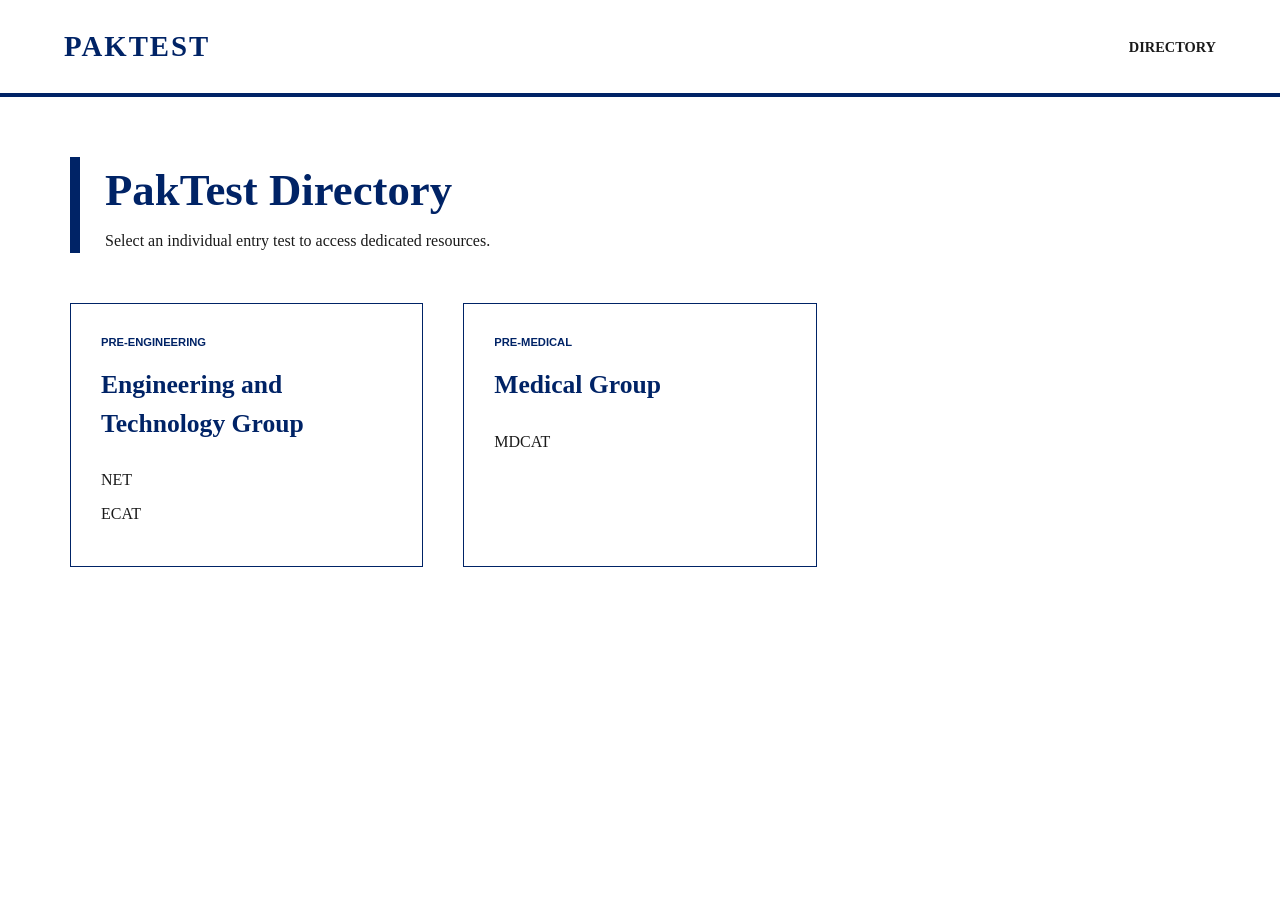
<file: index.html>
<!DOCTYPE html>
<html lang="en">
<head>
    <meta charset="UTF-8">
    <meta name="viewport" content="width=device-width, initial-scale=1.0">
    <title>PakTestly | University Resource Directory</title>
    <link rel="stylesheet" href="style.css">
</head>
<body>

    <header>
        <div class="logo">PAKTEST</div>
        <nav>
            <a href="index.html">Directory</a>
        </nav>
    </header>

<main>
    <div class="page-title">
        <h1>PakTest Directory</h1>
        <p>Select an individual entry test to access dedicated resources.</p>
    </div>
    <div class="resource-grid" id="resource-grid"></div>
</main>
    <script src="script.js"></script>
</body>
</html>
</file>
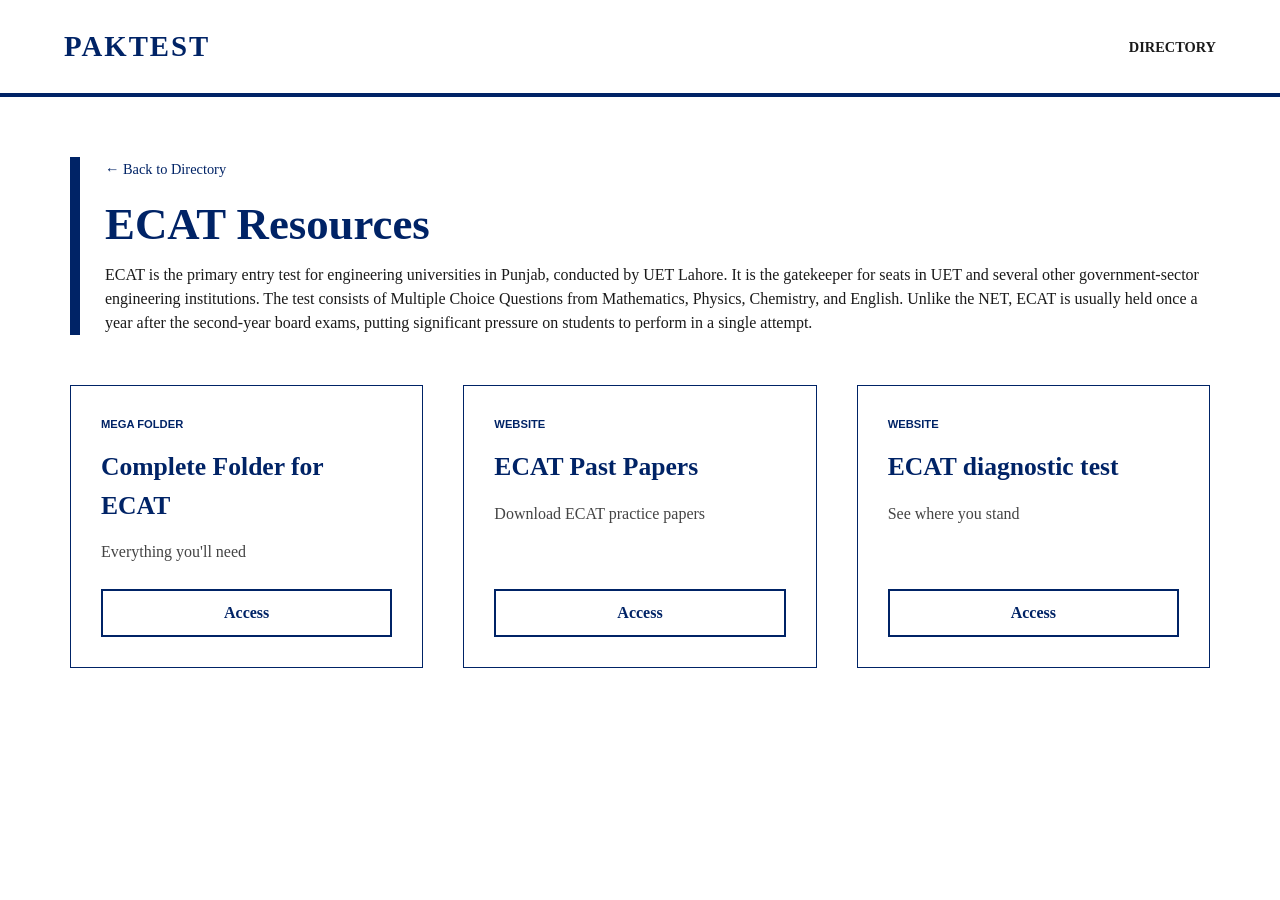
<file: ecat.html>
<!DOCTYPE html>
<html lang="en">
<head>
    <meta charset="UTF-8">
    <meta name="viewport" content="width=device-width, initial-scale=1.0">
    <title>Resources | PakTestly</title>
    <link rel="stylesheet" href="style.css">
</head>
<body>

    <header>
        <div class="logo">PAKTEST</div>
        <nav>
            <a href="index.html">Directory</a>
           
        </nav>
    </header>

    <main>
        <div class="page-title">
            <a href="index.html" style="color: var(--pak-blue); text-decoration: none; font-size: 0.9rem;">← Back to Directory</a>
            <h1 style="margin-top: 10px;">ECAT Resources</h1> 
            <p>ECAT is the primary entry test for engineering universities in Punjab, conducted by UET Lahore. It is the gatekeeper for seats in UET and several other government-sector engineering institutions. The test consists of Multiple Choice Questions from Mathematics, Physics, Chemistry, and English. Unlike the NET, ECAT is usually held once a year after the second-year board exams, putting significant pressure on students to perform in a single attempt.</p>
        </div>

        <div class="resource-grid">
            
            <div class="card">
                <span class="card-tag">Mega Folder</span>
                <h3 class="card-title">Complete Folder for ECAT</h3>
                <p class="card-description">Everything you'll need</p>
                <a href="https://drive.google.com/drive/folders/1XG5BzDaZ92PCUoH-wGir8svwFnPxniRB?usp=drive_link" class="card-link" target="_blank">Access</a>
            </div>

 <div class="card">
                <span class="card-tag">Website</span>
                <h3 class="card-title">ECAT Past Papers</h3>
                <p class="card-description">Download ECAT practice papers</p>
                <a href="https://www.taleem360.com/categories/ecat-past-papers" class="card-link" target="_blank">Access</a>
            </div>

 <div class="card">
                <span class="card-tag">Website</span>
                <h3 class="card-title">ECAT diagnostic test</h3>
                <p class="card-description">See where you stand</p>
                <a href="https://maqsad.io/app/ecat/diagnostic-test" class="card-link" target="_blank">Access</a>
            </div>
        </div>
    </main>

</body>
</html>
</file>
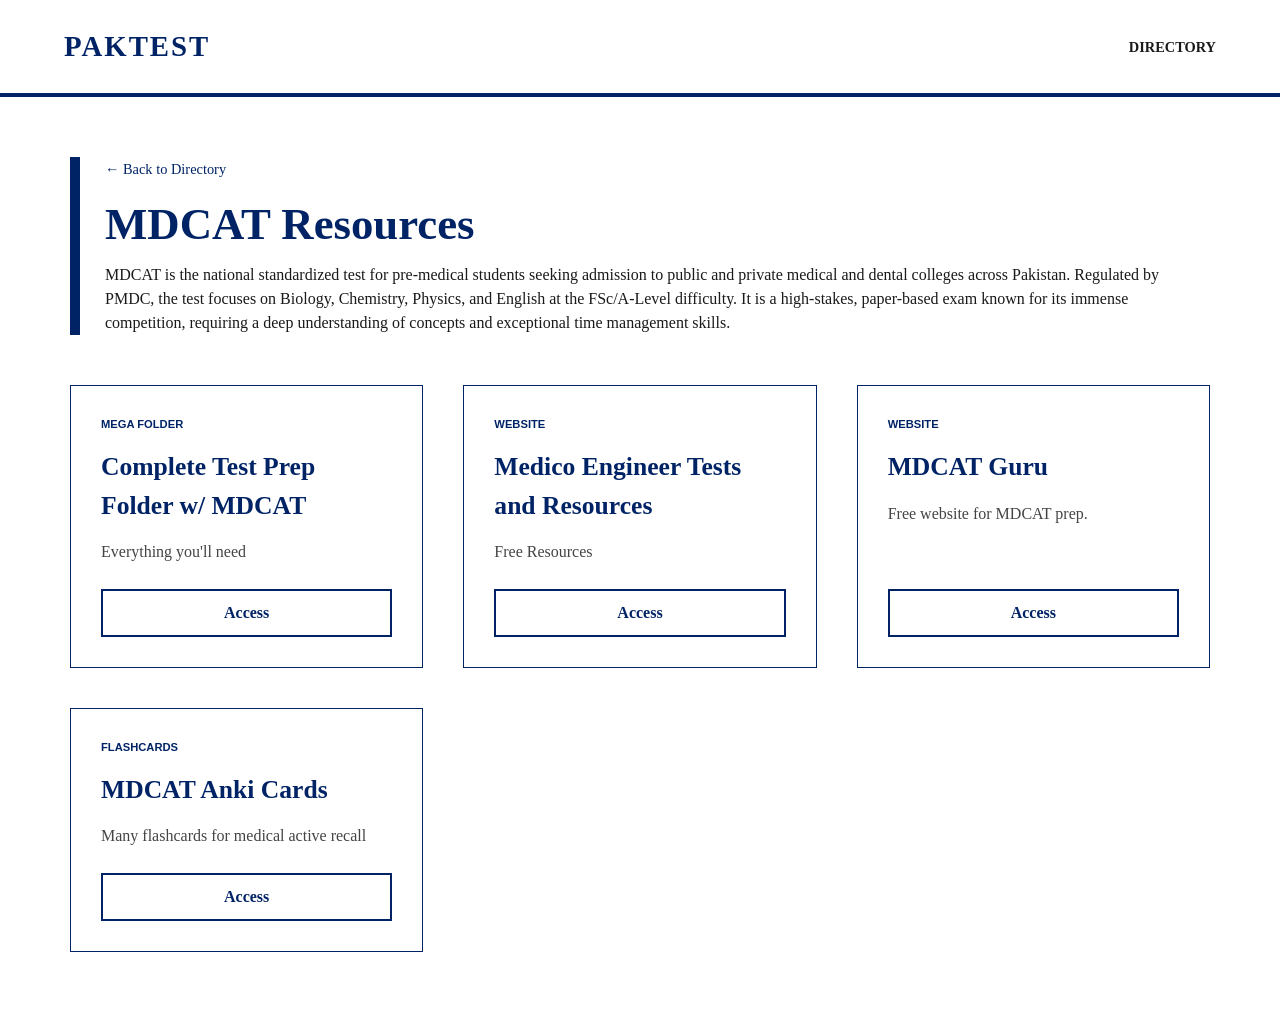
<file: mdcat.html>
<!DOCTYPE html>
<html lang="en">
<head>
    <meta charset="UTF-8">
    <meta name="viewport" content="width=device-width, initial-scale=1.0">
    <title>Resources | PakTest</title>
    <link rel="stylesheet" href="style.css">
</head>
<body>

    <header>
        <div class="logo">PAKTEST</div>
        <nav>
            <a href="index.html">Directory</a>
        </nav>
    </header>

    <main>
        <div class="page-title">
            <a href="index.html" style="color: var(--pak-blue); text-decoration: none; font-size: 0.9rem;">← Back to Directory</a>
            <h1 style="margin-top: 10px;">MDCAT Resources</h1> 
            <p>MDCAT is the national standardized test for pre-medical students seeking admission to public and private medical and dental colleges across Pakistan. Regulated by PMDC, the test focuses on Biology, Chemistry, Physics, and English at the FSc/A-Level difficulty. It is a high-stakes, paper-based exam known for its immense competition, requiring a deep understanding of concepts and exceptional time management skills.</p>
        </div>

        <div class="resource-grid">
            
            <div class="card">
                <span class="card-tag">Mega Folder</span>
                <h3 class="card-title">Complete Test Prep Folder w/ MDCAT</h3>
                <p class="card-description">Everything you'll need</p>
                <a href="https://drive.google.com/drive/folders/1XG5BzDaZ92PCUoH-wGir8svwFnPxniRB" class="card-link" target="_blank">Access</a>
            </div>

            <div class="card">
                <span class="card-tag">Website</span>
                <h3 class="card-title">Medico Engineer Tests and Resources</h3>
                <p class="card-description">Free Resources</p>
                <a href="https://medicoengineer.com/mdcat-online-practice-tests/" class="card-link" target="_blank">Access</a>
            </div>

            <div class="card">
                <span class="card-tag">Website</span>
                <h3 class="card-title">MDCAT Guru</h3>
                <p class="card-description">Free website for MDCAT prep.</p>
                <a href="https://mdcatguru.com/" class="card-link" target="_blank">Access</a>
            </div>
            <div class="card">
                <span class="card-tag">Flashcards</span>
                <h3 class="card-title">MDCAT Anki Cards</h3>
                <p class="card-description">Many flashcards for medical active recall</p>
                <a href="https://ankiweb.net/shared/info/31110155" class="card-link" target="_blank">Access</a>
            </div>

        </div>
    </main>

</body>
</html>
</file>
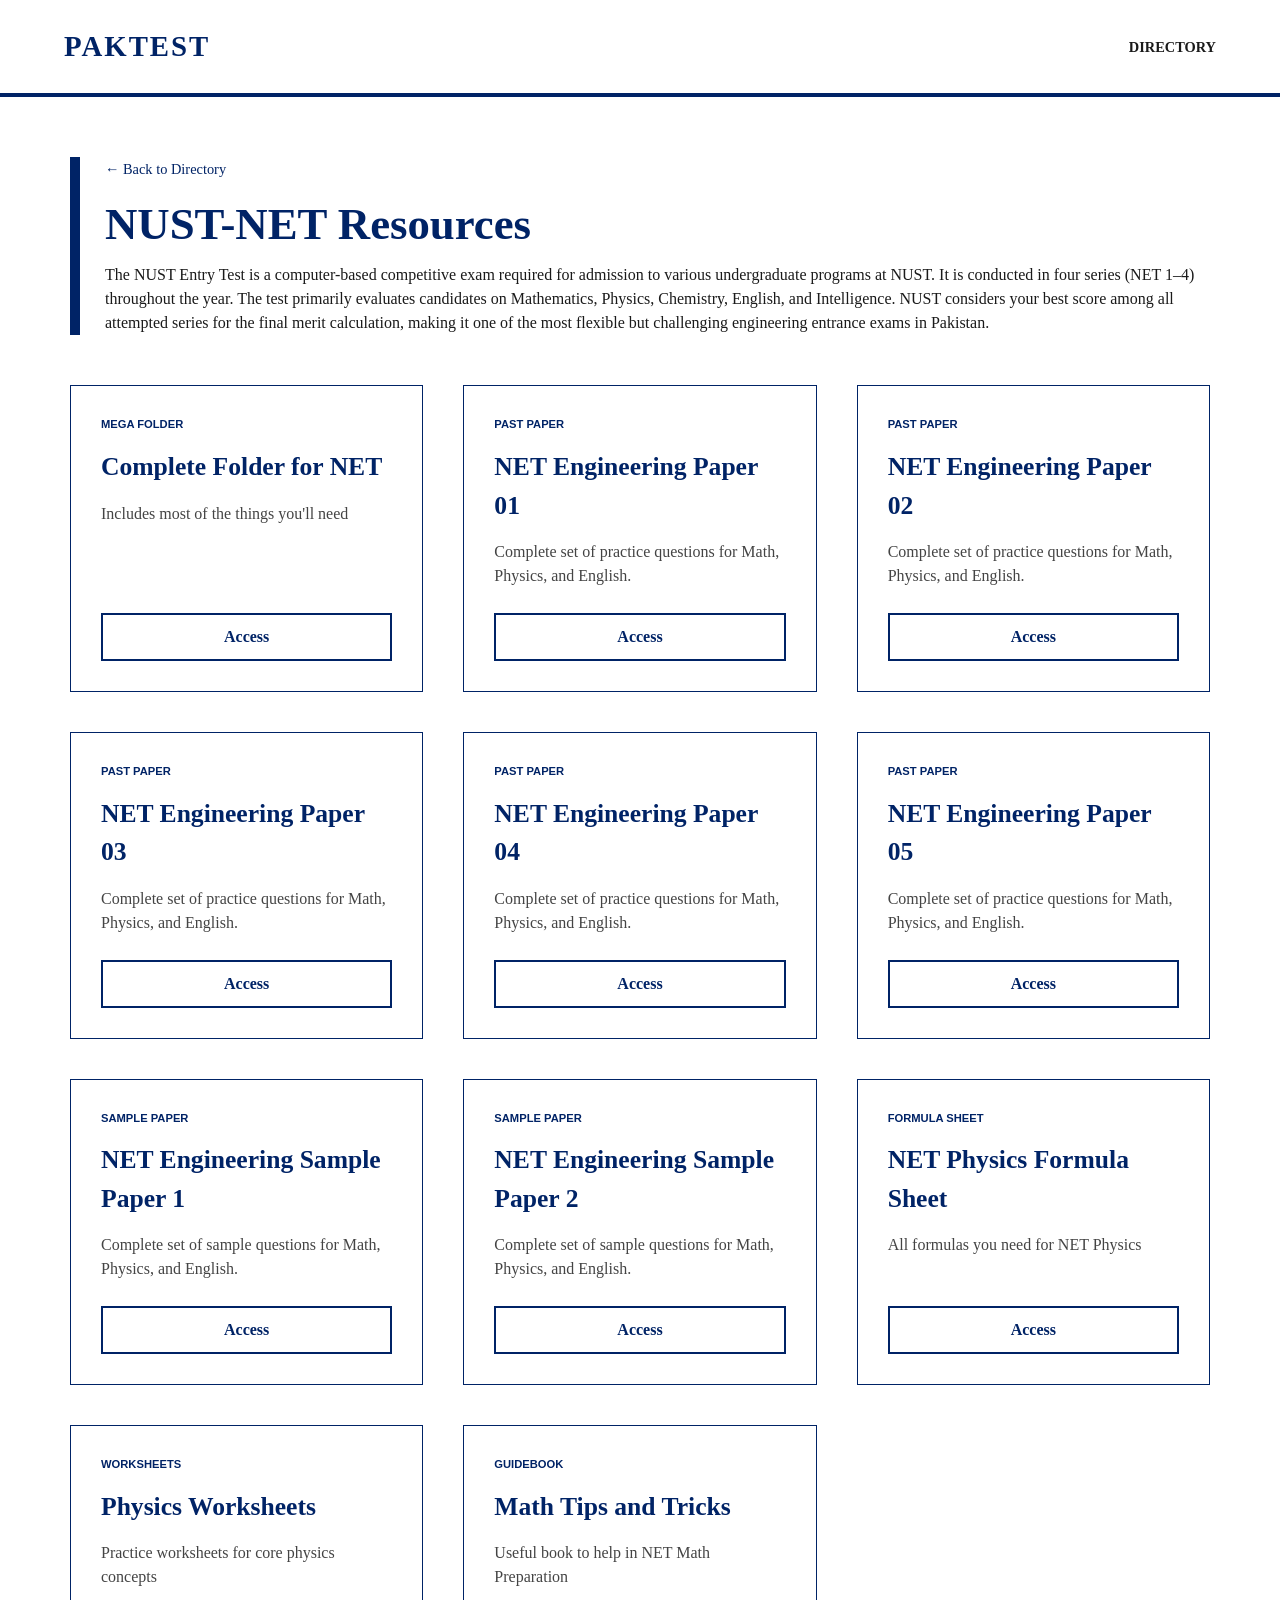
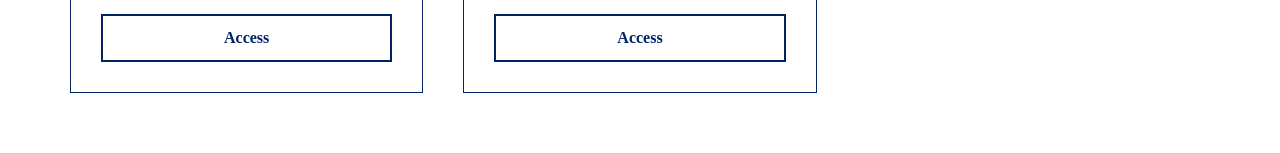
<file: net.html>
<!DOCTYPE html>
<html lang="en">
<head>
    <meta charset="UTF-8">
    <meta name="viewport" content="width=device-width, initial-scale=1.0">
    <title>Resources | PakTestly</title>
    <link rel="stylesheet" href="style.css">
</head>
<body>

    <header>
        <div class="logo">PAKTEST</div>
        <nav>
            <a href="index.html">Directory</a>
        </nav>
    </header>

    <main>
        <div class="page-title">
            <a href="index.html" style="color: var(--pak-blue); text-decoration: none; font-size: 0.9rem;">← Back to Directory</a>
            <h1 style="margin-top: 10px;">NUST-NET Resources</h1> 
            <p>The NUST Entry Test is a computer-based competitive exam required for admission to various undergraduate programs at NUST. It is conducted in four series (NET 1–4) throughout the year. The test primarily evaluates candidates on Mathematics, Physics, Chemistry, English, and Intelligence. NUST considers your best score among all attempted series for the final merit calculation, making it one of the most flexible but challenging engineering entrance exams in Pakistan.</p>
        </div>

        <div class="resource-grid">
            <div class="card">
                <span class="card-tag">Mega Folder</span>
                <h3 class="card-title">Complete Folder for NET</h3>
                <p class="card-description">Includes most of the things you'll need</p>
                <a href="https://drive.google.com/drive/folders/1H_IDU54ZwVYbWY4qbzdS1MAkj961npex?usp=drive_link" class="card-link" target="_blank">Access</a>
            </div>
            <div class="card">
                <span class="card-tag">Past Paper</span>
                <h3 class="card-title">NET Engineering Paper 01</h3>
                <p class="card-description">Complete set of practice questions for Math, Physics, and English.</p>
                <a href="https://drive.google.com/file/d/13tMONqA5E5M5FNeN4HvwK7WizCdnmedp/view?usp=drive_link" class="card-link" target="_blank">Access</a>
            </div>

            <div class="card">
                <span class="card-tag">Past Paper</span>
                <h3 class="card-title">NET Engineering Paper 02</h3>
                <p class="card-description">Complete set of practice questions for Math, Physics, and English.</p>
                <a href="https://drive.google.com/file/d/1NKFrFjatXsmEN62RPSYmrygp857d5jRm/view?usp=drive_link" class="card-link" target="_blank">Access</a>
            </div>

            <div class="card">
                <span class="card-tag">Past Paper</span>
                <h3 class="card-title">NET Engineering Paper 03</h3>
                <p class="card-description">Complete set of practice questions for Math, Physics, and English.</p>
                <a href="https://drive.google.com/file/d/1Se-c4JbyZAZ2oXVpr8yB5O1cKy5Ws1i5/view?usp=drive_link" class="card-link" target="_blank">Access</a>
            </div>
          <div class="card">
                <span class="card-tag">Past Paper</span>
                <h3 class="card-title">NET Engineering Paper 04</h3>
                <p class="card-description">Complete set of practice questions for Math, Physics, and English.</p>
                <a href="https://drive.google.com/file/d/1g2hzG38wlxy10I9t--ZLhUcsXnuh9Fno/view?usp=drive_link" class="card-link" target="_blank">Access</a>
            </div>
            <div class="card">
                <span class="card-tag">Past Paper</span>
                <h3 class="card-title">NET Engineering Paper 05</h3>
                <p class="card-description">Complete set of practice questions for Math, Physics, and English.</p>
                <a href="https://drive.google.com/file/d/1m-uZZNoDI0RNYN0PvSmyQlbQU3oC1DJT/view?usp=drive_link" class="card-link" target="_blank">Access</a>
            </div>
              <div class="card">
                <span class="card-tag">Sample Paper</span>
                <h3 class="card-title">NET Engineering Sample Paper 1</h3>
                <p class="card-description">Complete set of sample questions for Math, Physics, and English.</p>
                <a href="https://drive.google.com/file/d/1Je2a9_w-ZmL4E_dB_xBmVKGWIVvjEP7s/view?usp=drive_link" class="card-link" target="_blank">Access</a>
            </div>
                <div class="card">
                <span class="card-tag">Sample Paper</span>
                <h3 class="card-title">NET Engineering Sample Paper 2</h3>
                <p class="card-description">Complete set of sample questions for Math, Physics, and English.</p>
                <a href="https://drive.google.com/file/d/1Bj1k7WnIfIHOXNCXcIJsTYles4-GpcZS/view?usp=drive_link" class="card-link" target="_blank">Access</a>
            </div>
              <div class="card">
                <span class="card-tag">Formula Sheet</span>
                <h3 class="card-title">NET Physics Formula Sheet</h3>
                <p class="card-description">All formulas you need for NET Physics</p>
                <a href="https://drive.google.com/file/d/1mAemfn_7NHDoo5oGSW-qu3igD8KXvsVS/view?usp=drive_link" class="card-link" target="_blank">Access</a>
            </div>
  <div class="card">
                <span class="card-tag">Worksheets</span>
                <h3 class="card-title">Physics Worksheets</h3>
                <p class="card-description">Practice worksheets for core physics concepts</p>
                <a href="https://drive.google.com/file/d/1LiroJH5JLIclKuvloUYSMu9KSk5qfdur/view?usp=drive_link" class="card-link" target="_blank">Access</a>
            </div>
<div class="card">
                <span class="card-tag">Guidebook</span>
                <h3 class="card-title">Math Tips and Tricks</h3>
                <p class="card-description">Useful book to help in NET Math Preparation</p>
                <a href="https://drive.google.com/file/d/1B8ZNQl_L1_tJ5qIz-8JW6_Y6xfVZdSla/view?usp=drive_link" class="card-link" target="_blank">Access</a>
            </div>

        </div>
    </main>
    

</body>
</html>
</file>
<file: style.css>
:root {
    --pak-blue: #002366;
    --pak-light-blue: #f0f4f8;
    --pak-border: #002366;
    --text-color: #1a1a1a;
    --white: #ffffff;
}

* {
    box-sizing: border-box;
    margin: 0;
    padding: 0;
}

body {
    font-family: "Georgia", "Times New Roman", serif;
    background-color: var(--white);
    color: var(--text-color);
    line-height: 1.5;
}

/* Header & Branding */
header {
    display: flex;
    justify-content: space-between;
    align-items: center;
    padding: 25px 5%;
    border-bottom: 4px solid var(--pak-blue);
}

.logo {
    font-weight: bold;
    font-size: 1.8rem;
    color: var(--pak-blue);
    letter-spacing: 2px;
}

nav a {
    margin-left: 30px;
    text-decoration: none;
    color: var(--text-color);
    font-weight: 600;
    text-transform: uppercase;
    font-size: 0.9rem;
}

nav a:hover {
    color: var(--pak-blue);
    text-decoration: underline;
}

/* Layout Container */
main {
    max-width: 1200px;
    margin: 60px auto;
    padding: 0 30px;
}

.page-title {
    margin-bottom: 50px;
    border-left: 10px solid var(--pak-blue);
    padding-left: 25px;
}

.page-title h1 {
    font-size: 2.8rem;
    color: var(--pak-blue);
    margin-bottom: 5px;
}

/* Grid System */
.resource-grid {
    display: grid;
    grid-template-columns: repeat(auto-fill, minmax(320px, 1fr));
    gap: 40px;
}

/* Database Card Aesthetic */
.card {
    border: 1px solid var(--pak-border);
    padding: 30px;
    background-color: var(--white);
    display: flex;
    flex-direction: column;
    position: relative;
}

.card:hover {
    background-color: var(--pak-light-blue);
    outline: 2px solid var(--pak-blue);
}

.card-tag {
    font-family: Arial, sans-serif; /* Small sans-serif for UI labels */
    font-size: 0.7rem;
    font-weight: 900;
    text-transform: uppercase;
    color: var(--pak-blue);
    margin-bottom: 15px;
    display: block;
}

.card-title {
    font-size: 1.6rem;
    margin-bottom: 15px;
    color: var(--pak-blue);
}

.card-description {
    font-size: 1rem;
    margin-bottom: 25px;
    color: #444;
}

/* Link as a "Button" */
.card-link {
    margin-top: auto;
    text-decoration: none;
    color: var(--pak-blue);
    font-weight: bold;
    border: 2px solid var(--pak-blue);
    padding: 10px;
    text-align: center;
    transition: all 0.2s ease;
}

.card-link:hover {
    background-color: var(--pak-blue);
    color: var(--white);
}
/* Database List Styling */
.card ul {
    list-style: none;
    padding: 0;
}

.card li {
    margin-bottom: 10px;
    transition: transform 0.3s ease; /* The shifting motion */
}

.card li a {
    text-decoration: none;
    color: var(--text-dim); /* Dull grey-white */
    display: inline-block;
    width: 100%;
    transition: color 0.3s ease; /* The blue transition */
}

/* THE INTERACTION */
.card li:hover {
    transform: translateX(10px); /* Shift right */
}

.card li:hover a {
    color: var(--accent-blue) !important; /* Turn blue */
}
</file>
